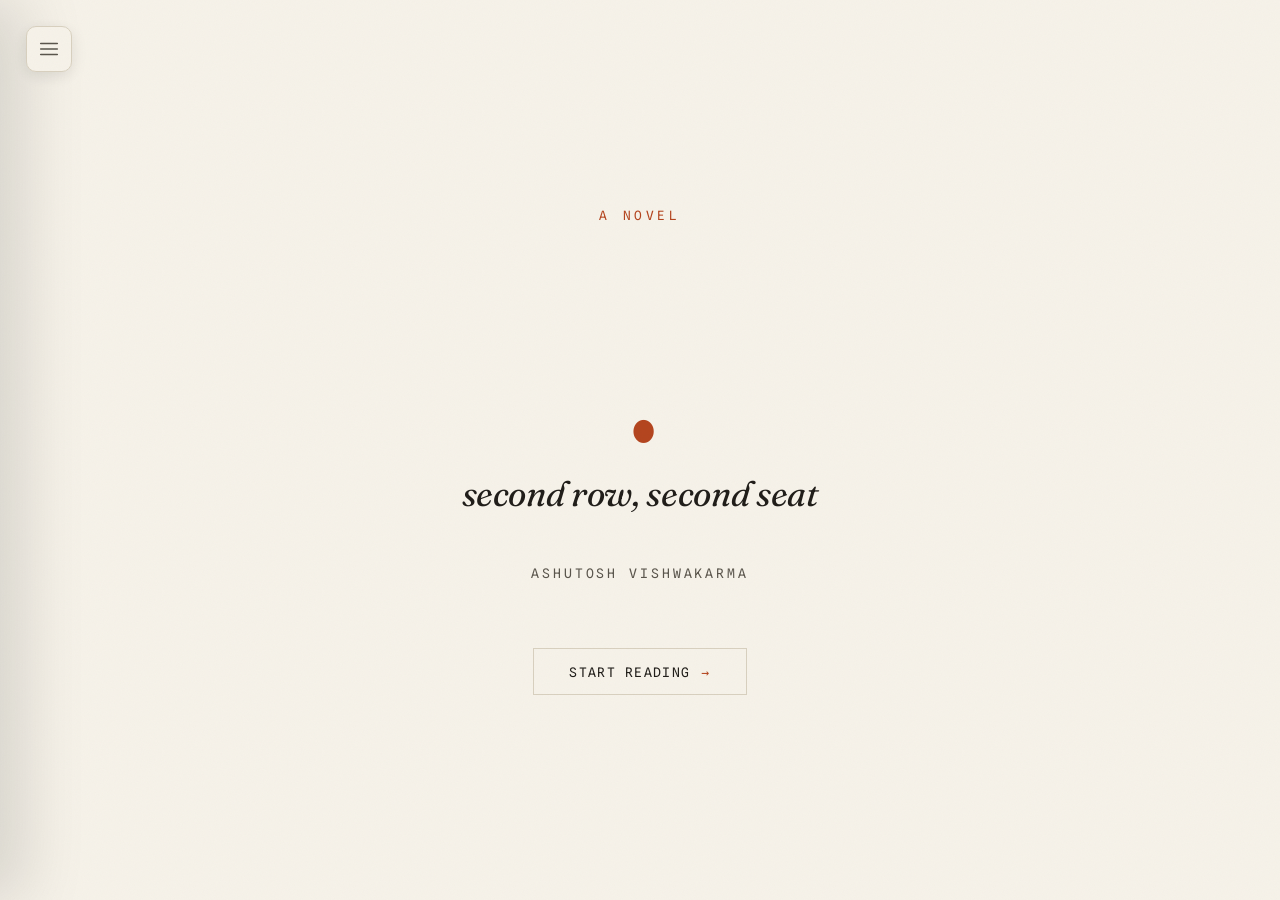
<file: index.html>
<!DOCTYPE html>
<html lang="en">

<head>
  <meta charset="UTF-8">
  <meta name="viewport" content="width=device-width, initial-scale=1.0">
  <title>[dot] | second row, second seat</title>
  <meta name="description" content="second row, second seat — a novel by Ashutosh Vishwakarma.">
  <link rel="preconnect" href="https://fonts.googleapis.com" />
  <link rel="preconnect" href="https://fonts.gstatic.com" crossorigin />
  <link
    href="https://fonts.googleapis.com/css2?family=Fraunces:ital,opsz,wght@0,9..144,300..700;1,9..144,300..600&family=Newsreader:ital,opsz,wght@0,6..72,300..600;1,6..72,400&family=Spline+Sans+Mono:wght@400;500&display=swap"
    rel="stylesheet" />
  <style>
    /* ════════════════════════════════════════════════════════════════
       EDITORIAL MINIMAL  —  warm paper, ink, a single terracotta accent
       ════════════════════════════════════════════════════════════════ */

    :root {
      --paper:      #f6f2e9;
      --paper-2:    #efe9db;
      --ink:        #211e1a;
      --ink-soft:   #5a554c;
      --ink-faint:  #8a8478;
      --rule:       #d8d0bf;
      --accent:     #b4451f;   /* terracotta */
      --accent-2:   #8a3416;

      --serif: "Fraunces", Georgia, "Times New Roman", serif;
      --body:  "Newsreader", Georgia, serif;
      --mono:  "Spline Sans Mono", ui-monospace, "SF Mono", Menlo, monospace;

      --readw: 40rem;
      --transition: color 0.2s ease, border-color 0.2s ease, background 0.25s ease, transform 0.2s ease;
    }

    @media (prefers-color-scheme: dark) {
      :root {
        --paper:    #1a1815;
        --paper-2:  #211e1a;
        --ink:      #ece4d4;
        --ink-soft: #b3aa98;
        --ink-faint:#7c7568;
        --rule:     #38332c;
        --accent:   #e07a4e;
        --accent-2: #f0926a;
      }
    }

    *,
    *::before,
    *::after { box-sizing: border-box; }

    * { margin: 0; padding: 0; }

    html { -webkit-text-size-adjust: 100%; scroll-behavior: smooth; }

    /* ── Warm, thin, palette-matched scrollbars ─────────────────── */
    html {
      scrollbar-width: thin;
      scrollbar-color: var(--rule) transparent;
    }
    ::-webkit-scrollbar { width: 11px; height: 11px; }
    ::-webkit-scrollbar-track { background: transparent; }
    ::-webkit-scrollbar-thumb {
      background: var(--rule);
      border-radius: 999px;
      border: 3px solid var(--paper);
      background-clip: padding-box;
    }
    ::-webkit-scrollbar-thumb:hover { background: var(--accent); }

    body {
      background: var(--paper);
      color: var(--ink);
      font-family: var(--body);
      font-size: clamp(1.05rem, 0.95rem + 0.4vw, 1.2rem);
      line-height: 1.7;
      font-weight: 400;
      min-height: 100vh;
      overflow-x: hidden;
      -webkit-font-smoothing: antialiased;
      text-rendering: optimizeLegibility;
      font-optical-sizing: auto;
    }

    /* film-grain overlay for paper texture */
    .grain {
      position: fixed;
      inset: 0;
      z-index: 9999;
      pointer-events: none;
      opacity: 0.035;
      mix-blend-mode: multiply;
      background-image: url("data:image/svg+xml,%3Csvg xmlns='http://www.w3.org/2000/svg' width='160' height='160'%3E%3Cfilter id='n'%3E%3CfeTurbulence type='fractalNoise' baseFrequency='0.85' numOctaves='3' stitchTiles='stitch'/%3E%3C/filter%3E%3Crect width='100%25' height='100%25' filter='url(%23n)'/%3E%3C/svg%3E");
    }
    @media (prefers-color-scheme: dark) {
      .grain { mix-blend-mode: screen; opacity: 0.05; }
    }

    a { color: inherit; text-decoration: none; }
    ::selection { background: var(--accent); color: var(--paper); }

    #app { min-height: 100vh; display: flex; flex-direction: column; }

    /* ── Cover Page ───────────────────────────────────────────────── */
    #cover-page {
      min-height: 100vh;
      display: flex;
      flex-direction: column;
      justify-content: center;
      align-items: center;
      text-align: center;
      padding: 2rem;
      position: relative;
    }
    .cover-inner {
      display: flex;
      flex-direction: column;
      align-items: center;
    }

    .cover-eyebrow {
      font-family: var(--mono);
      font-size: 0.8rem;
      text-transform: uppercase;
      letter-spacing: 0.28em;
      color: var(--accent);
      margin-bottom: 2rem;
      animation: rise 0.7s cubic-bezier(0.2, 0.7, 0.2, 1) both;
    }
    .book-title {
      font-family: var(--serif);
      font-weight: 300;
      font-size: clamp(7rem, 4rem + 18vw, 16rem);
      line-height: 0.7;
      color: var(--accent);
      letter-spacing: -0.03em;
      animation: rise 0.8s cubic-bezier(0.2, 0.7, 0.2, 1) 0.06s both;
    }
    .book-subtitle {
      font-family: var(--serif);
      font-style: italic;
      font-weight: 400;
      font-size: clamp(1.4rem, 1rem + 1.6vw, 2.2rem);
      color: var(--ink);
      margin-top: 1.6rem;
      letter-spacing: -0.01em;
      animation: rise 0.7s cubic-bezier(0.2, 0.7, 0.2, 1) 0.14s both;
    }
    .book-author {
      font-family: var(--mono);
      font-size: 0.82rem;
      margin-top: 2.4rem;
      text-transform: uppercase;
      letter-spacing: 0.22em;
      color: var(--ink-soft);
      animation: rise 0.7s cubic-bezier(0.2, 0.7, 0.2, 1) 0.2s both;
    }

    .start-btn {
      margin-top: 4rem;
      padding: 0.9rem 2.2rem;
      background: transparent;
      border: 1px solid var(--rule);
      color: var(--ink);
      font-family: var(--mono);
      font-size: 0.82rem;
      text-transform: uppercase;
      letter-spacing: 0.1em;
      cursor: pointer;
      transition: var(--transition);
      display: inline-flex;
      align-items: center;
      gap: 0.7rem;
      animation: rise 0.7s cubic-bezier(0.2, 0.7, 0.2, 1) 0.28s both;
    }
    .start-btn span { color: var(--accent); display: inline-block; transition: transform 0.2s ease; }
    .start-btn:hover { border-color: var(--accent); color: var(--accent); }
    .start-btn:hover span { transform: translateX(3px); }

    /* ── Reader View ──────────────────────────────────────────────── */
    #reader-view {
      display: none;
      flex: 1;
      padding: 2rem;
      position: relative;
    }

    /* ── TOC Sidebar ──────────────────────────────────────────────── */
    #sidebar {
      position: fixed;
      left: 0;
      top: 0;
      width: 320px;
      max-width: 85vw;
      height: 100vh;
      background: var(--paper);
      border-right: 1px solid var(--rule);
      padding: 6rem 2rem 2rem 2rem;
      z-index: 100;
      transform: translateX(-100%);
      transition: transform 0.4s cubic-bezier(0.4, 0, 0.2, 1);
      box-shadow: 24px 0 60px rgba(0, 0, 0, 0.12);
      overflow-y: auto;
    }
    #sidebar.open { transform: translateX(0); }

    .toc-header {
      font-family: var(--mono);
      font-size: 0.72rem;
      text-transform: uppercase;
      letter-spacing: 0.16em;
      color: var(--ink-faint);
      margin-bottom: 1.6rem;
      padding-bottom: 1rem;
      border-bottom: 1px solid var(--rule);
    }
    .toc-list { list-style: none; }
    .toc-item {
      display: flex;
      align-items: baseline;
      gap: 0.7rem;
      margin-bottom: 0.3rem;
      cursor: pointer;
      color: var(--ink-soft);
      transition: var(--transition);
      padding: 0.55rem 0.6rem;
      border-radius: 6px;
      border-left: 2px solid transparent;
    }
    .toc-num {
      font-family: var(--mono);
      font-size: 0.72rem;
      color: var(--ink-faint);
      flex: none;
    }
    .toc-title {
      font-family: var(--serif);
      font-size: 1.05rem;
      line-height: 1.3;
    }
    .toc-item:hover,
    .toc-item.active {
      color: var(--ink);
      background: var(--paper-2);
      border-left-color: var(--accent);
    }
    .toc-item:hover .toc-num,
    .toc-item.active .toc-num { color: var(--accent); }

    /* ── Content ──────────────────────────────────────────────────── */
    #content-container {
      max-width: var(--readw);
      margin: 0 auto;
      padding: 5rem 0 6rem;
      animation: fadeIn 0.6s ease-out;
    }

    .chapter-eyebrow {
      font-family: var(--mono);
      font-size: 0.72rem;
      text-transform: uppercase;
      letter-spacing: 0.16em;
      color: var(--accent);
      text-align: center;
      margin-bottom: 1.2rem;
    }
    .chapter-title {
      font-family: var(--serif);
      font-weight: 400;
      font-size: clamp(2.2rem, 1.4rem + 3.5vw, 3.6rem);
      line-height: 1.05;
      letter-spacing: -0.025em;
      text-align: center;
      margin-bottom: 3.5rem;
    }
    .chapter-title::after {
      content: "";
      display: block;
      width: 3rem;
      height: 1px;
      background: var(--accent);
      margin: 1.6rem auto 0;
    }

    .paragraph {
      font-size: 1.18rem;
      line-height: 1.8;
      margin-bottom: 1.5rem;
      color: var(--ink);
      text-align: justify;
      hyphens: auto;
    }

    /* drop cap on the first paragraph */
    #content-container .paragraph:first-of-type::first-letter {
      font-family: var(--serif);
      font-weight: 500;
      float: left;
      font-size: 3.8rem;
      line-height: 0.72;
      padding: 0.1rem 0.6rem 0 0;
      color: var(--accent);
    }

    /* ── Bottom Nav ───────────────────────────────────────────────── */
    .bottom-nav {
      position: fixed;
      bottom: 1.6rem;
      left: 50%;
      transform: translateX(-50%);
      display: flex;
      align-items: center;
      gap: 0.5rem;
      background: var(--paper);
      padding: 0.5rem 0.7rem;
      border-radius: 999px;
      border: 1px solid var(--rule);
      box-shadow: 0 6px 22px rgba(0, 0, 0, 0.12);
      z-index: 50;
    }
    .nav-btn {
      background: transparent;
      border: none;
      color: var(--ink-soft);
      cursor: pointer;
      font-family: var(--mono);
      font-size: 0.74rem;
      text-transform: uppercase;
      letter-spacing: 0.08em;
      padding: 0.4rem 1rem;
      border-radius: 999px;
      transition: var(--transition);
    }
    .nav-btn:hover:not(:disabled) { color: var(--accent); background: var(--paper-2); }
    .nav-btn:disabled { opacity: 0.3; cursor: not-allowed; }
    .nav-divider { width: 1px; height: 1.1rem; background: var(--rule); }

    /* ── Menu Toggle ──────────────────────────────────────────────── */
    .menu-toggle {
      position: fixed;
      top: 1.6rem;
      left: 1.6rem;
      z-index: 110;
      background: var(--paper);
      border: 1px solid var(--rule);
      width: 46px;
      height: 46px;
      border-radius: 10px;
      display: flex;
      justify-content: center;
      align-items: center;
      cursor: pointer;
      color: var(--ink-soft);
      box-shadow: 0 4px 16px rgba(0, 0, 0, 0.1);
      transition: var(--transition);
    }
    .menu-toggle:hover { color: var(--accent); border-color: var(--accent); }

    /* ── Animations ───────────────────────────────────────────────── */
    @keyframes fadeIn {
      from { opacity: 0; }
      to   { opacity: 1; }
    }
    @keyframes rise {
      from { opacity: 0; transform: translateY(1.2rem); }
      to   { opacity: 1; transform: translateY(0); }
    }
    @media (prefers-reduced-motion: reduce) {
      *, *::before, *::after { animation: none !important; transition: none !important; }
    }

    @media (max-width: 768px) {
      #reader-view { padding: 1rem; }
      #content-container { padding: 4.5rem 0 6rem; }
      .paragraph { text-align: left; }
    }
  </style>
</head>

<body>
  <div class="grain" aria-hidden="true"></div>

  <div id="app">
    <!-- Menu Toggle -->
    <div class="menu-toggle" id="menu-toggle" aria-label="Chapters">
      <svg xmlns="http://www.w3.org/2000/svg" width="22" height="22" viewBox="0 0 24 24" fill="none"
        stroke="currentColor" stroke-width="1.75" stroke-linecap="round" stroke-linejoin="round">
        <line x1="3" y1="12" x2="21" y2="12"></line>
        <line x1="3" y1="6" x2="21" y2="6"></line>
        <line x1="3" y1="18" x2="21" y2="18"></line>
      </svg>
    </div>

    <!-- TOC Sidebar -->
    <div id="sidebar">
      <h2 class="toc-header">Contents</h2>
      <ul id="toc-list" class="toc-list">
        <!-- TOC items will be injected here -->
      </ul>
    </div>

    <!-- Cover Page -->
    <div id="cover-page">
      <div class="cover-inner">
        <p class="cover-eyebrow">A Novel</p>
        <h1 class="book-title">.</h1>
        <p class="book-subtitle">second row, second seat</p>
        <p class="book-author">Ashutosh Vishwakarma</p>
        <button class="start-btn" id="start-reading">Start Reading <span>&rarr;</span></button>
      </div>
    </div>

    <!-- Reader View -->
    <div id="reader-view">
      <div id="content-container">
        <!-- Chapter content will be injected here -->
      </div>

      <!-- Bottom Navigation -->
      <div class="bottom-nav">
        <button class="nav-btn" id="prev-ch">&larr; Previous</button>
        <div class="nav-divider"></div>
        <button class="nav-btn" id="next-ch">Next &rarr;</button>
      </div>
    </div>
  </div>

  <script>
    document.addEventListener('DOMContentLoaded', () => {
      let bookData = null;
      let currentChapterIndex = 0;

      const coverPage = document.getElementById('cover-page');
      const readerView = document.getElementById('reader-view');
      const contentContainer = document.getElementById('content-container');
      const tocList = document.getElementById('toc-list');
      const sidebar = document.getElementById('sidebar');
      const menuToggle = document.getElementById('menu-toggle');
      const hamburgerIcon = `<svg xmlns="http://www.w3.org/2000/svg" width="22" height="22" viewBox="0 0 24 24" fill="none" stroke="currentColor" stroke-width="1.75" stroke-linecap="round" stroke-linejoin="round"><line x1="3" y1="12" x2="21" y2="12"></line><line x1="3" y1="6" x2="21" y2="6"></line><line x1="3" y1="18" x2="21" y2="18"></line></svg>`;
      const closeIcon = `<svg xmlns="http://www.w3.org/2000/svg" width="22" height="22" viewBox="0 0 24 24" fill="none" stroke="currentColor" stroke-width="1.75" stroke-linecap="round" stroke-linejoin="round"><line x1="18" y1="6" x2="6" y2="18"></line><line x1="6" y1="6" x2="18" y2="18"></line></svg>`;

      // Buttons
      const startBtn = document.getElementById('start-reading');
      const nextBtn = document.getElementById('next-ch');
      const prevBtn = document.getElementById('prev-ch');

      // Fetch Book Data
      fetch('book_data.json')
        .then(response => response.json())
        .then(data => {
          bookData = data;
          init();
        })
        .catch(err => console.error('Error loading book data:', err));

      function init() {
        renderTOC();
      }

      function renderTOC() {
        tocList.innerHTML = '';
        bookData.chapters.forEach((chapter, index) => {
          const li = document.createElement('li');
          li.className = 'toc-item';
          li.innerHTML = `<span class="toc-num">${String(index + 1).padStart(2, '0')}</span><span class="toc-title">${chapter.title}</span>`;
          li.onclick = () => {
            currentChapterIndex = index;
            showChapter(index);
            sidebar.classList.remove('open');
            menuToggle.innerHTML = hamburgerIcon;
          };
          tocList.appendChild(li);
        });
      }

      function showChapter(index) {
        const chapter = bookData.chapters[index];
        if (!chapter) return;

        // Update UI
        coverPage.style.display = 'none';
        readerView.style.display = 'flex';

        // Render content
        let html = `<p class="chapter-eyebrow">Chapter ${index + 1}</p>`;
        html += `<h2 class="chapter-title">${chapter.title}</h2>`;
        chapter.paragraphs.forEach(para => {
          html += `<p class="paragraph">${para}</p>`;
        });

        contentContainer.innerHTML = html;
        window.scrollTo({ top: 0, behavior: 'smooth' });

        // Update buttons
        prevBtn.disabled = index === 0;
        nextBtn.disabled = index === bookData.chapters.length - 1;

        // Update active TOC item
        const items = document.querySelectorAll('.toc-item');
        items.forEach((item, i) => {
          if (i === index) item.classList.add('active');
          else item.classList.remove('active');
        });

        // Save progress (optional)
        localStorage.setItem('currentChapter', index);
      }

      // Event Listeners
      startBtn.addEventListener('click', () => {
        showChapter(0);
      });

      nextBtn.addEventListener('click', () => {
        if (currentChapterIndex < bookData.chapters.length - 1) {
          currentChapterIndex++;
          showChapter(currentChapterIndex);
        }
      });

      prevBtn.addEventListener('click', () => {
        if (currentChapterIndex > 0) {
          currentChapterIndex--;
          showChapter(currentChapterIndex);
        }
      });

      menuToggle.addEventListener('click', (e) => {
        // Stop this click from reaching the document "click outside" handler.
        // Without it, swapping menuToggle.innerHTML below detaches the clicked
        // icon from the DOM, so the outside-click check no longer sees the
        // target inside menuToggle and immediately closes the sidebar again.
        e.stopPropagation();
        sidebar.classList.toggle('open');
        menuToggle.innerHTML = sidebar.classList.contains('open') ? closeIcon : hamburgerIcon;
      });

      // Close sidebar when clicking outside
      document.addEventListener('click', (e) => {
        if (!sidebar.contains(e.target) && !menuToggle.contains(e.target)) {
          sidebar.classList.remove('open');
          menuToggle.innerHTML = hamburgerIcon;
        }
      });
    });
  </script>
</body>

</html>
</file>
